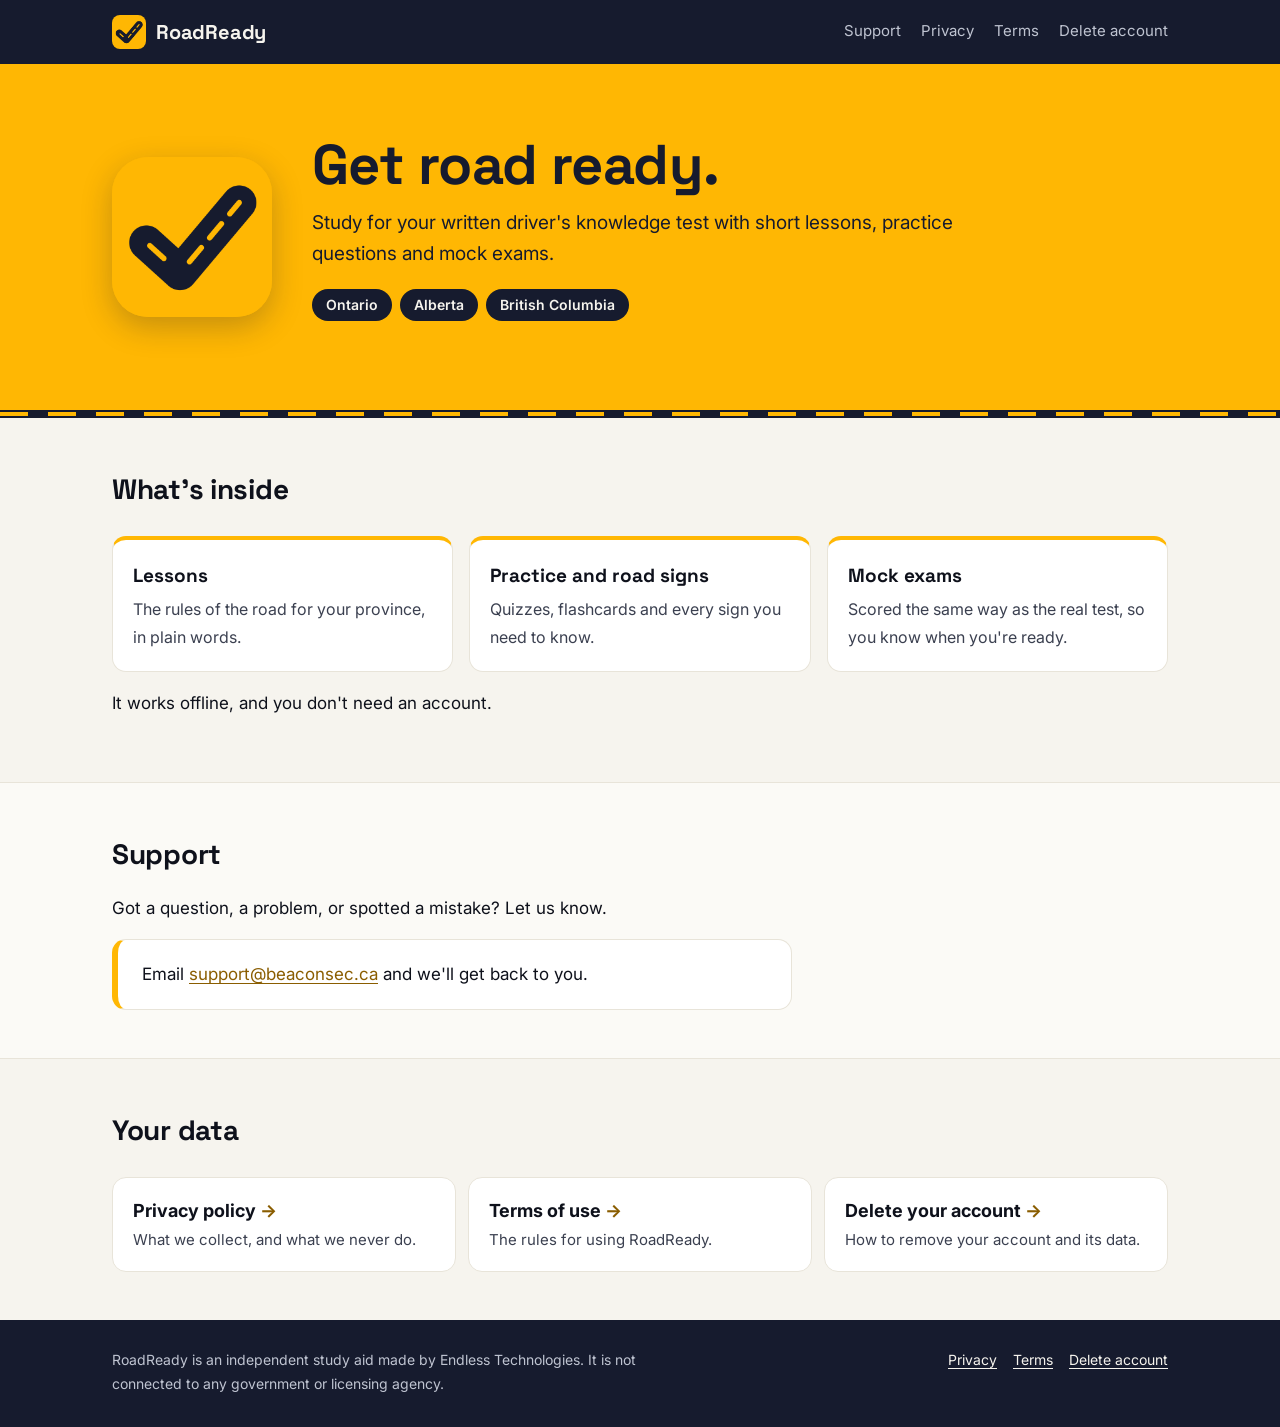
<file: index.html>
<!doctype html>
<html lang="en">
<head>
<meta charset="utf-8">
<meta name="viewport" content="width=device-width, initial-scale=1">
<title>RoadReady: study for your driver's knowledge test</title>
<meta name="description" content="RoadReady helps you study for the written driver's knowledge test in Ontario, Alberta and British Columbia. Support, privacy policy and terms of use.">
<meta name="theme-color" content="#161b2e">
<link rel="icon" type="image/png" href="favicon.png">
<link rel="apple-touch-icon" href="apple-touch-icon.png">
<link rel="preconnect" href="https://fonts.googleapis.com">
<link rel="preconnect" href="https://fonts.gstatic.com" crossorigin>
<link rel="stylesheet" href="https://fonts.googleapis.com/css2?family=Inter:wght@400;600&family=Space+Grotesk:wght@600;700&display=swap">
<link rel="stylesheet" href="style.css">
</head>
<body>
<header class="site-header">
  <div class="wrap">
    <a class="brand" href="./"><img src="icon.png" alt="">RoadReady</a>
    <nav aria-label="Main">
      <a href="#support">Support</a>
      <a href="privacy.html">Privacy</a>
      <a href="terms.html">Terms</a>
      <a href="delete-account.html">Delete account</a>
    </nav>
  </div>
</header>

<main>
<section class="hero">
  <div class="wrap">
    <img src="icon.png" alt="RoadReady app icon">
    <div>
      <h1>Get road ready.</h1>
      <p>Study for your written driver's knowledge test with short lessons, practice questions and mock exams.</p>
      <ul class="pills" aria-label="Provinces">
        <li>Ontario</li>
        <li>Alberta</li>
        <li>British Columbia</li>
      </ul>
    </div>
  </div>
</section>
<div class="road" role="presentation"></div>

<section class="section">
  <div class="wrap">
    <h2>What's inside</h2>
    <ul class="features">
      <li><strong>Lessons</strong><span>The rules of the road for your province, in plain words.</span></li>
      <li><strong>Practice and road signs</strong><span>Quizzes, flashcards and every sign you need to know.</span></li>
      <li><strong>Mock exams</strong><span>Scored the same way as the real test, so you know when you're ready.</span></li>
    </ul>
    <p>It works offline, and you don't need an account.</p>
  </div>
</section>

<section class="section alt" id="support">
  <div class="wrap">
    <h2>Support</h2>
    <p>Got a question, a problem, or spotted a mistake? Let us know.</p>
    <div class="callout">
      <p>Email <a href="mailto:support@beaconsec.ca">support@beaconsec.ca</a> and we'll get back to you.</p>
    </div>
  </div>
</section>

<section class="section">
  <div class="wrap">
    <h2>Your data</h2>
    <ul class="cards">
      <li><a href="privacy.html"><strong>Privacy policy</strong><span>What we collect, and what we never do.</span></a></li>
      <li><a href="terms.html"><strong>Terms of use</strong><span>The rules for using RoadReady.</span></a></li>
      <li><a href="delete-account.html"><strong>Delete your account</strong><span>How to remove your account and its data.</span></a></li>
    </ul>
  </div>
</section>
</main>

<footer class="site-footer">
  <div class="wrap">
    <p>RoadReady is an independent study aid made by Endless Technologies. It is not connected to any government or licensing agency.</p>
    <nav aria-label="Footer">
      <a href="privacy.html">Privacy</a>
      <a href="terms.html">Terms</a>
      <a href="delete-account.html">Delete account</a>
    </nav>
  </div>
</footer>
</body>
</html>
</file>
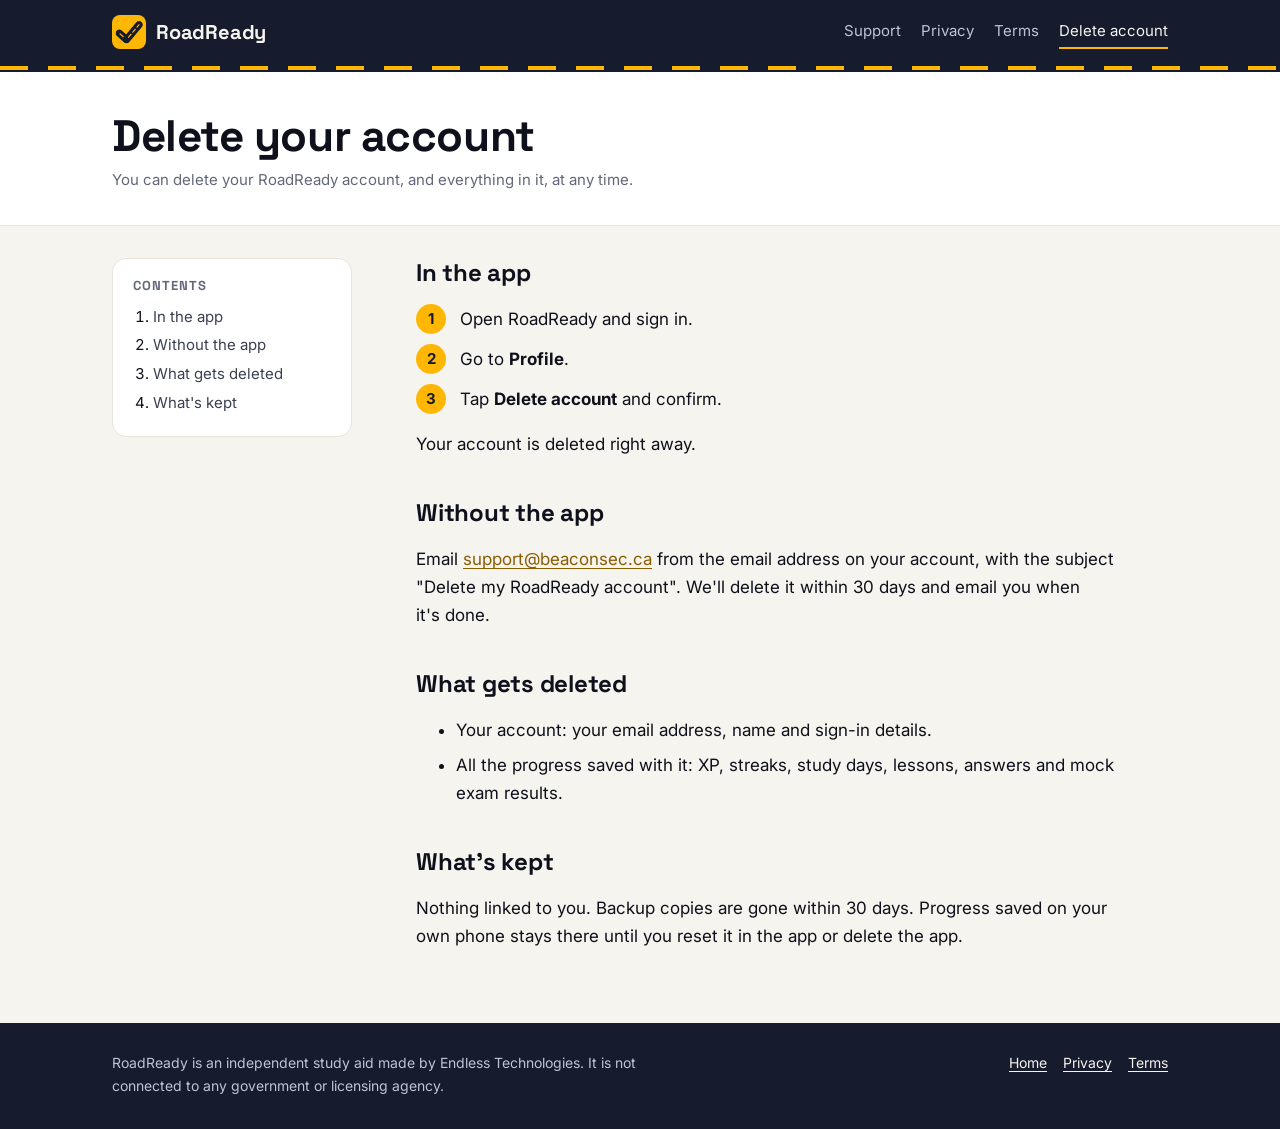
<file: delete-account.html>
<!doctype html>
<html lang="en">
<head>
<meta charset="utf-8">
<meta name="viewport" content="width=device-width, initial-scale=1">
<title>RoadReady: Delete your account</title>
<meta name="description" content="How to delete your RoadReady account and its data.">
<meta name="theme-color" content="#161b2e">
<link rel="icon" type="image/png" href="favicon.png">
<link rel="apple-touch-icon" href="apple-touch-icon.png">
<link rel="preconnect" href="https://fonts.googleapis.com">
<link rel="preconnect" href="https://fonts.gstatic.com" crossorigin>
<link rel="stylesheet" href="https://fonts.googleapis.com/css2?family=Inter:wght@400;600&family=Space+Grotesk:wght@600;700&display=swap">
<link rel="stylesheet" href="style.css">
</head>
<body>
<header class="site-header">
  <div class="wrap">
    <a class="brand" href="./"><img src="icon.png" alt="">RoadReady</a>
    <nav aria-label="Main">
      <a href="./#support">Support</a>
      <a href="privacy.html">Privacy</a>
      <a href="terms.html">Terms</a>
      <a href="delete-account.html" aria-current="page">Delete account</a>
    </nav>
  </div>
</header>
<div class="road" role="presentation"></div>

<main>
<div class="page-head">
  <div class="wrap">
    <h1>Delete your account</h1>
    <p class="meta">You can delete your RoadReady account, and everything in it, at any time.</p>
  </div>
</div>

<div class="wrap doc">
  <nav class="toc" aria-label="Contents">
    <h2>Contents</h2>
    <ol>
      <li><a href="#app">In the app</a></li>
      <li><a href="#email">Without the app</a></li>
      <li><a href="#deleted">What gets deleted</a></li>
      <li><a href="#kept">What's kept</a></li>
    </ol>
  </nav>

  <article class="text">
    <h2 id="app">In the app</h2>
    <ol class="steps">
      <li>Open RoadReady and sign in.</li>
      <li>Go to <strong>Profile</strong>.</li>
      <li>Tap <strong>Delete account</strong> and confirm.</li>
    </ol>
    <p>Your account is deleted right away.</p>

    <h2 id="email">Without the app</h2>
    <p>Email <a href="mailto:support@beaconsec.ca?subject=Delete%20my%20RoadReady%20account">support@beaconsec.ca</a>
    from the email address on your account, with the subject "Delete my RoadReady account". We'll delete it
    within 30 days and email you when it's done.</p>

    <h2 id="deleted">What gets deleted</h2>
    <ul>
      <li>Your account: your email address, name and sign-in details.</li>
      <li>All the progress saved with it: XP, streaks, study days, lessons, answers and mock exam results.</li>
    </ul>

    <h2 id="kept">What's kept</h2>
    <p>Nothing linked to you. Backup copies are gone within 30 days. Progress saved on your own phone stays
    there until you reset it in the app or delete the app.</p>
  </article>
</div>
</main>

<footer class="site-footer">
  <div class="wrap">
    <p>RoadReady is an independent study aid made by Endless Technologies. It is not connected to any government or licensing agency.</p>
    <nav aria-label="Footer">
      <a href="./">Home</a>
      <a href="privacy.html">Privacy</a>
      <a href="terms.html">Terms</a>
    </nav>
  </div>
</footer>
</body>
</html>
</file>
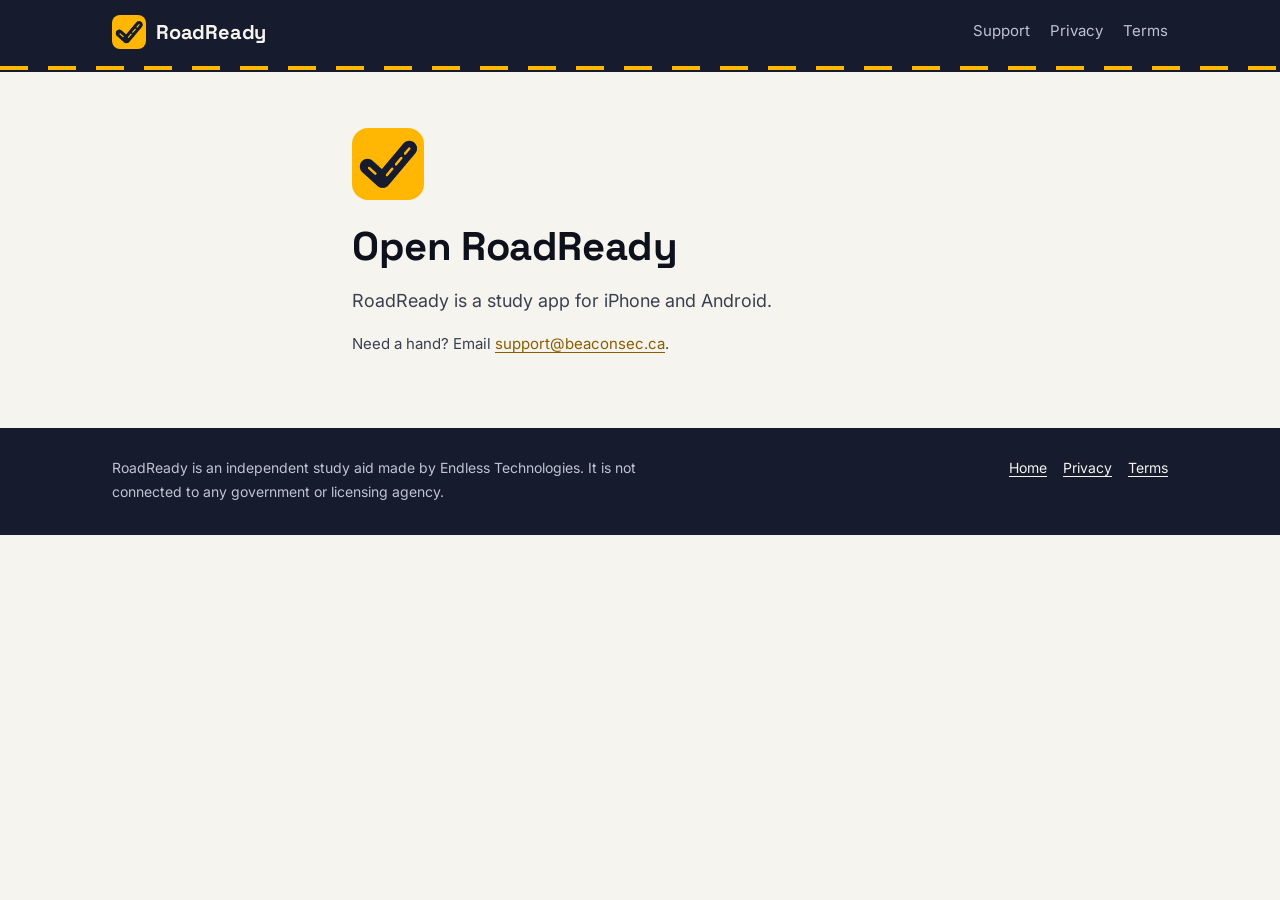
<file: open.html>
<!doctype html>
<html lang="en">
<head>
<meta charset="utf-8">
<meta name="viewport" content="width=device-width, initial-scale=1">
<meta name="robots" content="noindex">
<meta name="referrer" content="no-referrer">
<title>RoadReady: Your account</title>
<meta name="theme-color" content="#161b2e">
<link rel="icon" type="image/png" href="favicon.png">
<link rel="apple-touch-icon" href="apple-touch-icon.png">
<link rel="preconnect" href="https://fonts.googleapis.com">
<link rel="preconnect" href="https://fonts.gstatic.com" crossorigin>
<link rel="stylesheet" href="https://fonts.googleapis.com/css2?family=Inter:wght@400;600&family=Space+Grotesk:wght@600;700&display=swap">
<link rel="stylesheet" href="style.css">
<style>
  [hidden] { display: none !important; }
  .open { padding-top: 56px; padding-bottom: 72px; display: grid; gap: 16px; max-width: 640px; }
  .open > img { width: 72px; height: 72px; border-radius: 16px; }
  .open h1 { font-size: clamp(30px, 5vw, 40px); line-height: 1.15; margin: 8px 0 0; }
  .open p { margin: 0; color: var(--muted); font-size: 18px; }
  .button {
    justify-self: start; margin-top: 8px; border: 0; cursor: pointer;
    background: var(--amber); color: var(--on-amber);
    font: 600 17px/1 "Inter", system-ui, sans-serif; text-decoration: none;
    padding: 15px 24px; border-radius: 12px;
  }
  .button[disabled] { opacity: .6; cursor: default; }
  .button:focus-visible, input:focus-visible { outline: 3px solid var(--text); outline-offset: 3px; }
  form { display: grid; gap: 14px; margin-top: 8px; }
  label { display: grid; gap: 6px; font-weight: 600; font-size: 15px; }
  input {
    font: 17px "Inter", system-ui, sans-serif; color: var(--text); background: var(--surface);
    border: 1px solid var(--border); border-radius: 10px; padding: 13px 14px; width: 100%;
  }
  .error { color: #b8432b !important; font-size: 16px !important; }
  @media (prefers-color-scheme: dark) { .error { color: #f0714b !important; } }
  .small { font-size: 15px !important; }
</style>
</head>
<body>
<header class="site-header">
  <div class="wrap">
    <a class="brand" href="./"><img src="icon.png" alt="">RoadReady</a>
    <nav aria-label="Main">
      <a href="./#support">Support</a>
      <a href="privacy.html">Privacy</a>
      <a href="terms.html">Terms</a>
    </nav>
  </div>
</header>
<div class="road" role="presentation"></div>

<main class="wrap open" aria-live="polite">
  <img src="icon.png" alt="RoadReady app icon">
  <h1 id="title">One moment…</h1>
  <p id="body">Checking your link.</p>

  <form id="reset" hidden>
    <label for="password">New password
      <input id="password" type="password" autocomplete="new-password" minlength="8" required>
    </label>
    <label for="confirm">Confirm password
      <input id="confirm" type="password" autocomplete="new-password" minlength="8" required>
    </label>
    <p class="error" id="formError" hidden></p>
    <button class="button" id="save" type="submit">Save new password</button>
  </form>

  <a class="button" id="open" href="com.endlesstech.roadready://login-callback" hidden>Open RoadReady</a>
  <p class="small">Need a hand? Email <a href="mailto:support@beaconsec.ca">support@beaconsec.ca</a>.</p>
</main>

<footer class="site-footer">
  <div class="wrap">
    <p>RoadReady is an independent study aid made by Endless Technologies. It is not connected to any government or licensing agency.</p>
    <nav aria-label="Footer">
      <a href="./">Home</a>
      <a href="privacy.html">Privacy</a>
      <a href="terms.html">Terms</a>
    </nav>
  </div>
</footer>

<script>
// Links in RoadReady's account emails land here (supabase/email-templates).
// Each carries a one-time token_hash; this page redeems it with Supabase
// directly, so a link works on any phone or computer, not only on the device
// that asked for it. Nothing is stored: the session it gets lives only in
// this tab, and is signed out after a password change.
(function () {
  var API = 'https://gvedxafpmgoitdpoagkn.supabase.co/auth/v1';
  var KEY = 'sb_publishable_7RZDHCUnCVylH5f-_lyKug_dX7pp0JI';
  var APP = 'com.endlesstech.roadready://login-callback';
  var q = new URLSearchParams(location.search);
  var h = new URLSearchParams(location.hash.replace(/^#/, ''));
  var phone = /iPhone|iPad|iPod|Android/i.test(navigator.userAgent);

  var $ = function (id) { return document.getElementById(id); };
  function say(title, body) { $('title').textContent = title; $('body').textContent = body; }
  function showApp(label) { var b = $('open'); b.textContent = label || 'Open RoadReady'; b.hidden = false; }

  function expired(what) {
    say('This link has expired',
      'Links in our emails work once and only for a while. ' + what);
  }
  function failed() {
    say('That link didn’t work',
      'Open RoadReady and try again from the sign-in screen. If it keeps happening, email us.');
  }

  // Takes the token off the address bar, so it isn't kept in history or
  // shared by accident once it's been used.
  function forgetToken() {
    try { history.replaceState(null, '', location.pathname); } catch (e) {}
  }

  function verify(type, tokenHash) {
    return fetch(API + '/verify', {
      method: 'POST',
      headers: { 'Content-Type': 'application/json', apikey: KEY },
      body: JSON.stringify({ type: type, token_hash: tokenHash })
    }).then(function (r) {
      return r.json().catch(function () { return {}; }).then(function (j) {
        if (!r.ok) {
          var e = new Error(j.msg || j.error_description || 'verify failed');
          e.code = j.error_code || j.code || '';
          throw e;
        }
        return j;
      });
    });
  }

  function signOut(token) {
    return fetch(API + '/logout?scope=local', {
      method: 'POST',
      headers: { apikey: KEY, Authorization: 'Bearer ' + token }
    }).catch(function () {});
  }

  var tokenHash = q.get('token_hash');
  var type = q.get('type');

  // ---- Links from the current templates ----
  if (tokenHash && (type === 'email' || type === 'signup')) {
    verify('email', tokenHash).then(function (s) {
      forgetToken();
      if (s.access_token) signOut(s.access_token);
      say('Your email is confirmed',
        phone ? 'Open RoadReady and sign in with your email and password. Your progress will back up from now on.'
              : 'You’re all set. Open RoadReady on your phone and sign in with your email and password.');
      if (phone) showApp();
    }).catch(function (e) {
      if (/expired|invalid/i.test(e.code + ' ' + e.message)) {
        expired('If you already confirmed your email, just sign in. Otherwise, sign up again in RoadReady to get a new email.');
      } else failed();
    });
    return;
  }

  if (tokenHash && type === 'recovery') {
    say('Choose a new password', 'At least 8 characters.');
    var form = $('reset');
    form.hidden = false;
    // Typed, not pasted: the point of this box is to catch a typo in the
    // first one. Password managers fill it by autofill, which still works.
    ['paste', 'drop'].forEach(function (ev) {
      $('confirm').addEventListener(ev, function (e) { e.preventDefault(); });
    });
    form.addEventListener('submit', function (ev) {
      ev.preventDefault();
      var pw = $('password').value, again = $('confirm').value, err = $('formError');
      err.hidden = true;
      if (pw !== again) { err.textContent = 'Those two passwords don’t match.'; err.hidden = false; return; }
      $('save').disabled = true;
      verify('recovery', tokenHash).then(function (s) {
        forgetToken();
        return fetch(API + '/user', {
          method: 'PUT',
          headers: { 'Content-Type': 'application/json', apikey: KEY, Authorization: 'Bearer ' + s.access_token },
          body: JSON.stringify({ password: pw })
        }).then(function (r) {
          return r.json().catch(function () { return {}; }).then(function (j) {
            signOut(s.access_token);
            if (!r.ok) {
              var e = new Error(j.msg || 'update failed'); e.code = j.error_code || ''; e.fromUpdate = true; throw e;
            }
          });
        });
      }).then(function () {
        form.hidden = true;
        say('Password changed',
          'Open RoadReady and sign in with your new password.');
        if (phone) showApp();
      }).catch(function (e) {
        $('save').disabled = false;
        if (e.fromUpdate) {
          // The link is used up once verified, so a retry needs a new email.
          form.hidden = true;
          say('Your password wasn’t changed',
            (e.code === 'weak_password' ? 'That password is too easy to guess. '
              : e.code === 'same_password' ? 'That’s the password you already have. ' : '') +
            'Ask for a new reset email from the sign-in screen in RoadReady and try again.');
        } else if (/expired|invalid/i.test(e.code + ' ' + e.message)) {
          form.hidden = true;
          expired('Ask for a new reset email from the sign-in screen in RoadReady.');
        } else {
          err.textContent = 'Something went wrong. Check your connection and try again.';
          err.hidden = false;
        }
      });
    });
    return;
  }

  if (tokenHash && type === 'email_change') {
    verify('email_change', tokenHash).then(function (s) {
      forgetToken();
      if (s.access_token) {
        signOut(s.access_token);
        say('Your new email is confirmed', 'Use it the next time you sign in to RoadReady.');
      } else {
        // Supabase asks both the old and the new address to confirm.
        say('One more step', 'We also sent a link to your other email address. Tap that one too to finish the change.');
      }
    }).catch(function (e) {
      if (/expired|invalid/i.test(e.code + ' ' + e.message)) {
        expired('Change your email again in RoadReady to get a new link.');
      } else failed();
    });
    return;
  }

  // ---- Links from older emails, which went through Supabase first ----
  var error = q.get('error') || h.get('error');
  var errorCode = q.get('error_code') || h.get('error_code') || '';
  var kind = q.get('for');
  if (error) {
    if (errorCode === 'otp_expired') {
      expired('If you already confirmed your email, just sign in. Otherwise, open RoadReady and ask for a new email.');
    } else failed();
    return;
  }
  var app = APP + location.search;
  $('open').href = app;
  if (kind === 'confirm') {
    say('Your email is confirmed', phone ? 'Open RoadReady to finish signing in.'
      : 'You’re all set. Open RoadReady on your phone and sign in with your email and password.');
  } else if (kind === 'reset') {
    say(phone ? 'Choose a new password' : 'Open this link on your phone',
      phone ? 'Open RoadReady to set your new password.'
            : 'This older link finishes in the app. Open the email on the phone where you asked for the reset.');
  } else {
    say('Open RoadReady', 'RoadReady is a study app for iPhone and Android.');
  }
  if (phone && kind) {
    showApp();
    if (q.get('code')) setTimeout(function () { location.href = app; }, 400);
  }
})();
</script>
</body>
</html>
</file>
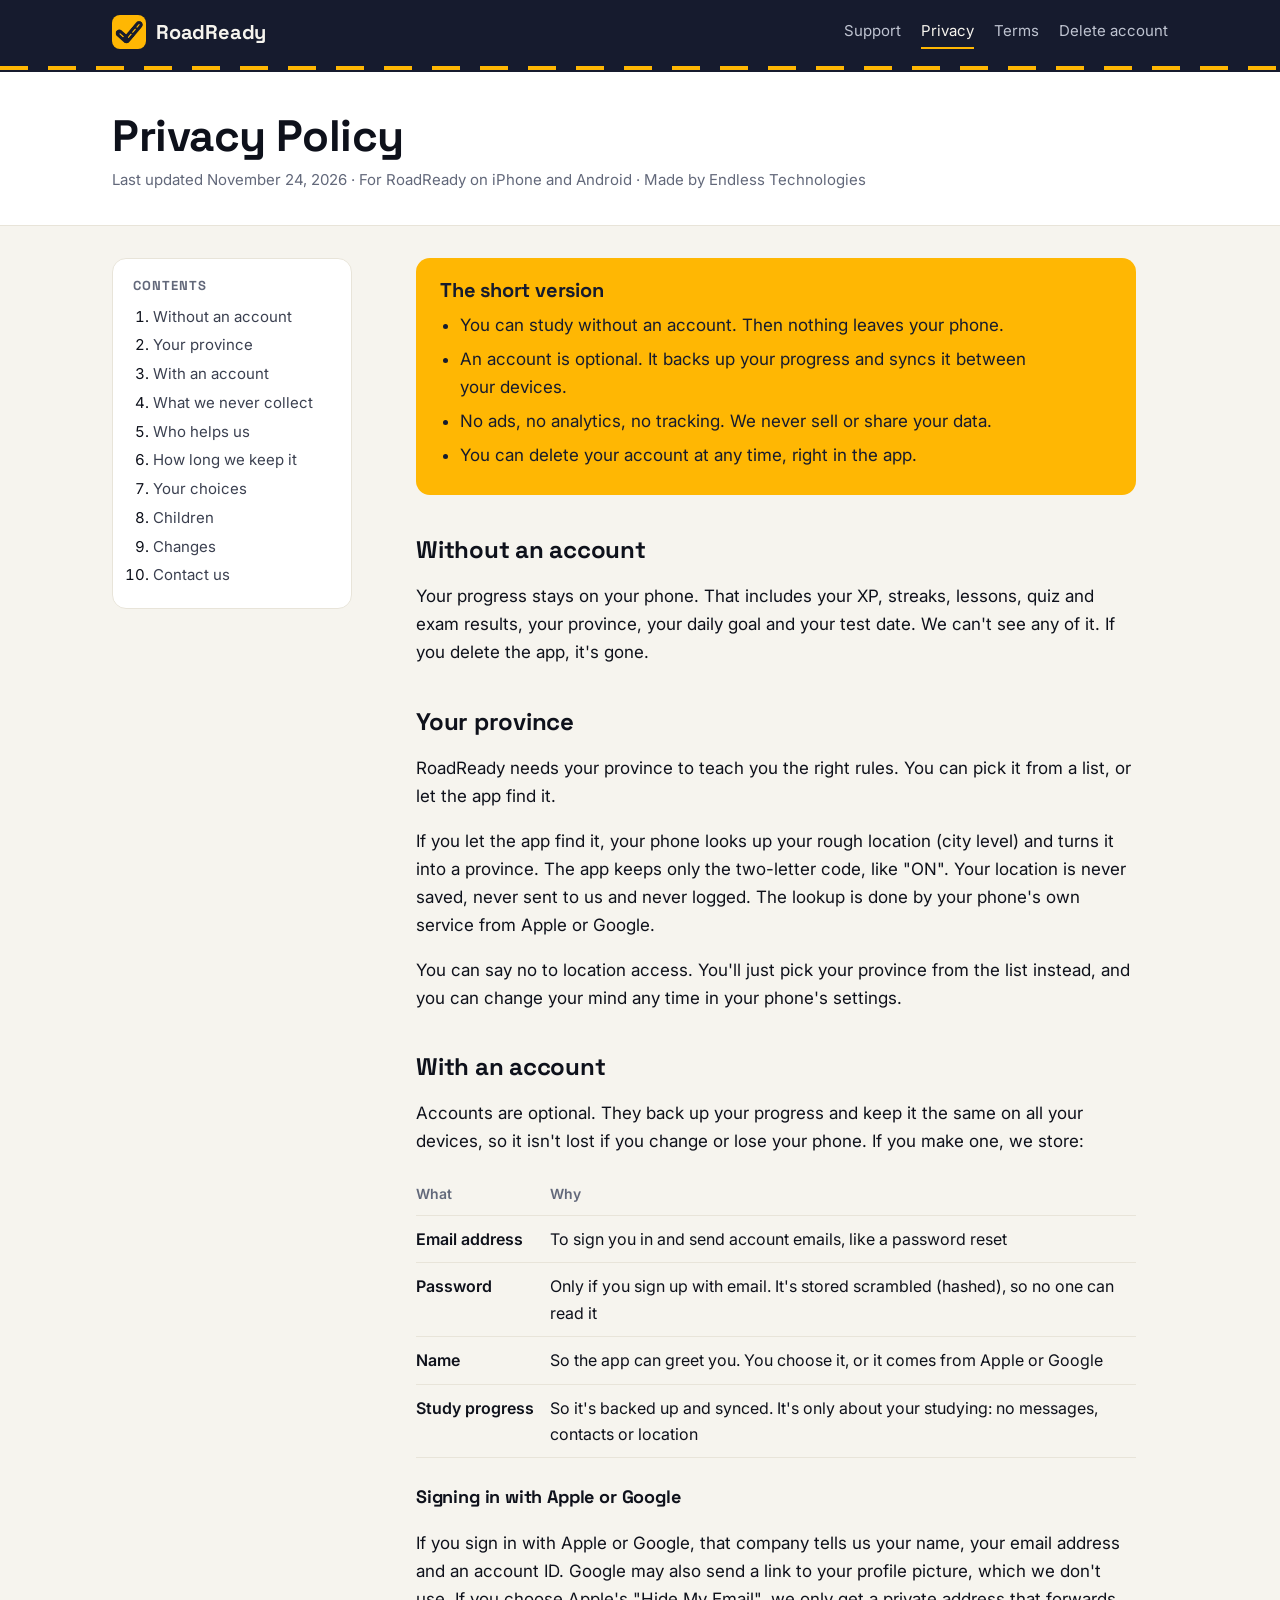
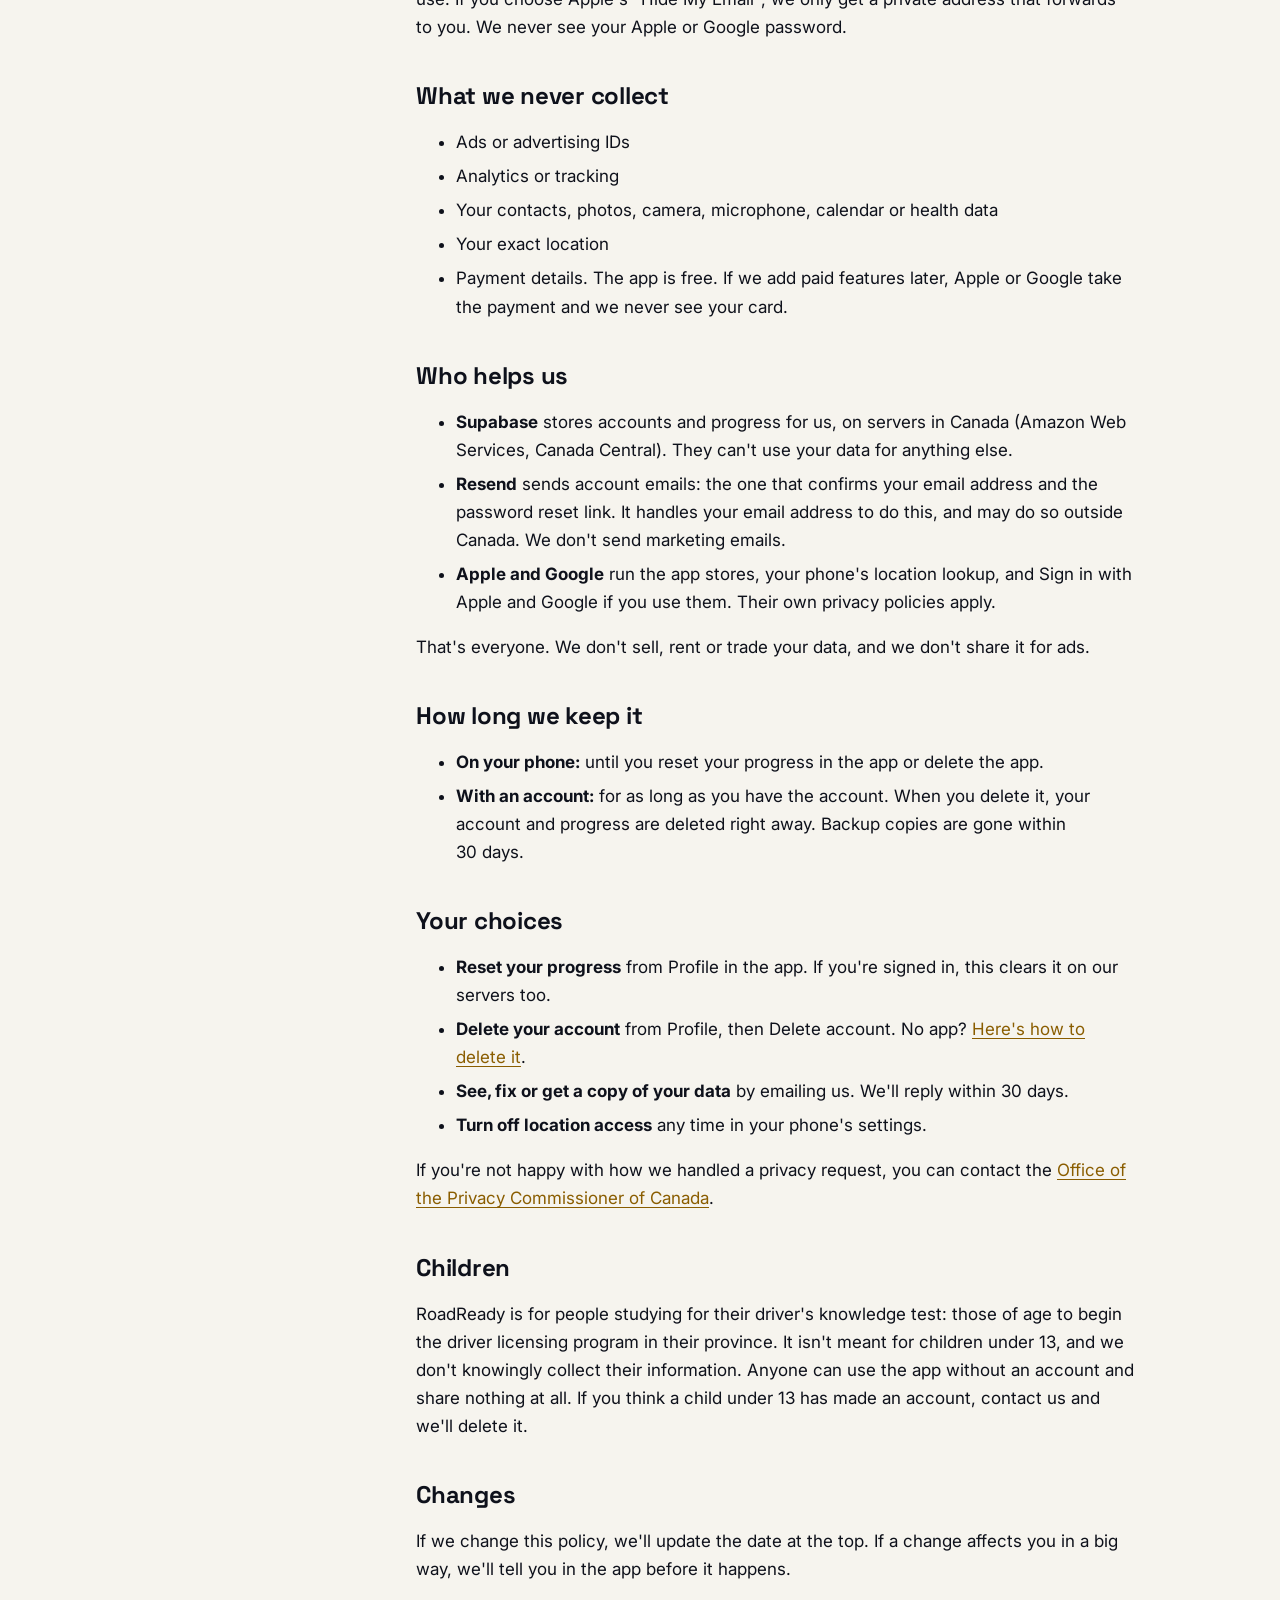
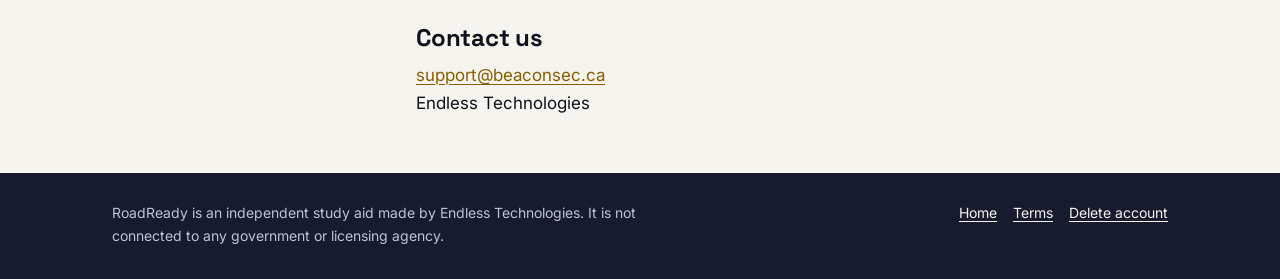
<file: privacy.html>
<!doctype html>
<html lang="en">
<head>
<meta charset="utf-8">
<meta name="viewport" content="width=device-width, initial-scale=1">
<title>RoadReady: Privacy Policy</title>
<meta name="description" content="What RoadReady collects, why, and the choices you have.">
<meta name="theme-color" content="#161b2e">
<link rel="icon" type="image/png" href="favicon.png">
<link rel="apple-touch-icon" href="apple-touch-icon.png">
<link rel="preconnect" href="https://fonts.googleapis.com">
<link rel="preconnect" href="https://fonts.gstatic.com" crossorigin>
<link rel="stylesheet" href="https://fonts.googleapis.com/css2?family=Inter:wght@400;600&family=Space+Grotesk:wght@600;700&display=swap">
<link rel="stylesheet" href="style.css">
</head>
<body>
<header class="site-header">
  <div class="wrap">
    <a class="brand" href="./"><img src="icon.png" alt="">RoadReady</a>
    <nav aria-label="Main">
      <a href="./#support">Support</a>
      <a href="privacy.html" aria-current="page">Privacy</a>
      <a href="terms.html">Terms</a>
      <a href="delete-account.html">Delete account</a>
    </nav>
  </div>
</header>
<div class="road" role="presentation"></div>

<main>
<div class="page-head">
  <div class="wrap">
    <h1>Privacy Policy</h1>
    <p class="meta">Last updated November 24, 2026 · For RoadReady on iPhone and Android · Made by Endless Technologies</p>
  </div>
</div>

<div class="wrap doc">
  <nav class="toc" aria-label="Contents">
    <h2>Contents</h2>
    <ol>
      <li><a href="#no-account">Without an account</a></li>
      <li><a href="#province">Your province</a></li>
      <li><a href="#account">With an account</a></li>
      <li><a href="#never">What we never collect</a></li>
      <li><a href="#others">Who helps us</a></li>
      <li><a href="#keep">How long we keep it</a></li>
      <li><a href="#choices">Your choices</a></li>
      <li><a href="#children">Children</a></li>
      <li><a href="#changes">Changes</a></li>
      <li><a href="#contact">Contact us</a></li>
    </ol>
  </nav>

  <article class="text">
    <div class="summary">
      <h2>The short version</h2>
      <ul>
        <li>You can study without an account. Then nothing leaves your phone.</li>
        <li>An account is optional. It backs up your progress and syncs it between your devices.</li>
        <li>No ads, no analytics, no tracking. We never sell or share your data.</li>
        <li>You can delete your account at any time, right in the app.</li>
      </ul>
    </div>

    <h2 id="no-account">Without an account</h2>
    <p>Your progress stays on your phone. That includes your XP, streaks, lessons, quiz and exam results,
    your province, your daily goal and your test date. We can't see any of it. If you delete the app,
    it's gone.</p>

    <h2 id="province">Your province</h2>
    <p>RoadReady needs your province to teach you the right rules. You can pick it from a list, or let the
    app find it.</p>
    <p>If you let the app find it, your phone looks up your rough location (city level) and turns it into a
    province. The app keeps only the two-letter code, like "ON". Your location is never saved, never sent
    to us and never logged. The lookup is done by your phone's own service from Apple or Google.</p>
    <p>You can say no to location access. You'll just pick your province from the list instead, and you can
    change your mind any time in your phone's settings.</p>

    <h2 id="account">With an account</h2>
    <p>Accounts are optional. They back up your progress and keep it the same on all your devices, so it
    isn't lost if you change or lose your phone. If you make one, we store:</p>
    <div class="table-wrap">
    <table>
      <thead><tr><th>What</th><th>Why</th></tr></thead>
      <tbody>
        <tr><td>Email address</td><td>To sign you in and send account emails, like a password reset</td></tr>
        <tr><td>Password</td><td>Only if you sign up with email. It's stored scrambled (hashed), so no one can read it</td></tr>
        <tr><td>Name</td><td>So the app can greet you. You choose it, or it comes from Apple or Google</td></tr>
        <tr><td>Study progress</td><td>So it's backed up and synced. It's only about your studying: no messages, contacts or location</td></tr>
      </tbody>
    </table>
    </div>
    <h3>Signing in with Apple or Google</h3>
    <p>If you sign in with Apple or Google, that company tells us your name, your email address and an
    account ID. Google may also send a link to your profile picture, which we don't use. If you choose
    Apple's "Hide My Email", we only get a private address that forwards to you. We never see your Apple or
    Google password.</p>

    <h2 id="never">What we never collect</h2>
    <ul>
      <li>Ads or advertising IDs</li>
      <li>Analytics or tracking</li>
      <li>Your contacts, photos, camera, microphone, calendar or health data</li>
      <li>Your exact location</li>
      <li>Payment details. The app is free. If we add paid features later, Apple or Google take the payment
      and we never see your card.</li>
    </ul>

    <h2 id="others">Who helps us</h2>
    <ul>
      <li><strong>Supabase</strong> stores accounts and progress for us, on servers in Canada (Amazon Web
      Services, Canada Central). They can't use your data for anything else.</li>
      <li><strong>Resend</strong> sends account emails: the one that confirms your email address and the
      password reset link. It handles your email address to do this, and may do so outside Canada. We don't
      send marketing emails.</li>
      <li><strong>Apple and Google</strong> run the app stores, your phone's location lookup, and Sign in
      with Apple and Google if you use them. Their own privacy policies apply.</li>
    </ul>
    <p>That's everyone. We don't sell, rent or trade your data, and we don't share it for ads.</p>

    <h2 id="keep">How long we keep it</h2>
    <ul>
      <li><strong>On your phone:</strong> until you reset your progress in the app or delete the app.</li>
      <li><strong>With an account:</strong> for as long as you have the account. When you delete it, your
      account and progress are deleted right away. Backup copies are gone within 30 days.</li>
    </ul>

    <h2 id="choices">Your choices</h2>
    <ul>
      <li><strong>Reset your progress</strong> from Profile in the app. If you're signed in, this clears it on
      our servers too.</li>
      <li><strong>Delete your account</strong> from Profile, then Delete account. No app?
      <a href="delete-account.html">Here's how to delete it</a>.</li>
      <li><strong>See, fix or get a copy of your data</strong> by emailing us. We'll reply within 30 days.</li>
      <li><strong>Turn off location access</strong> any time in your phone's settings.</li>
    </ul>
    <p>If you're not happy with how we handled a privacy request, you can contact the
    <a href="https://www.priv.gc.ca/">Office of the Privacy Commissioner of Canada</a>.</p>

    <h2 id="children">Children</h2>
    <p>RoadReady is for people studying for their driver's knowledge test: those of age to begin the driver
    licensing program in their province. It isn't meant for children under 13, and we don't knowingly
    collect their information. Anyone can use the app without an account and share nothing at all. If you
    think a child under 13 has made an account, contact us and we'll delete it.</p>

    <h2 id="changes">Changes</h2>
    <p>If we change this policy, we'll update the date at the top. If a change affects you in a big way,
    we'll tell you in the app before it happens.</p>

    <h2 id="contact">Contact us</h2>
    <address>
      <a href="mailto:support@beaconsec.ca">support@beaconsec.ca</a><br>
      Endless Technologies
    </address>
  </article>
</div>
</main>

<footer class="site-footer">
  <div class="wrap">
    <p>RoadReady is an independent study aid made by Endless Technologies. It is not connected to any government or licensing agency.</p>
    <nav aria-label="Footer">
      <a href="./">Home</a>
      <a href="terms.html">Terms</a>
      <a href="delete-account.html">Delete account</a>
    </nav>
  </div>
</footer>
</body>
</html>
</file>
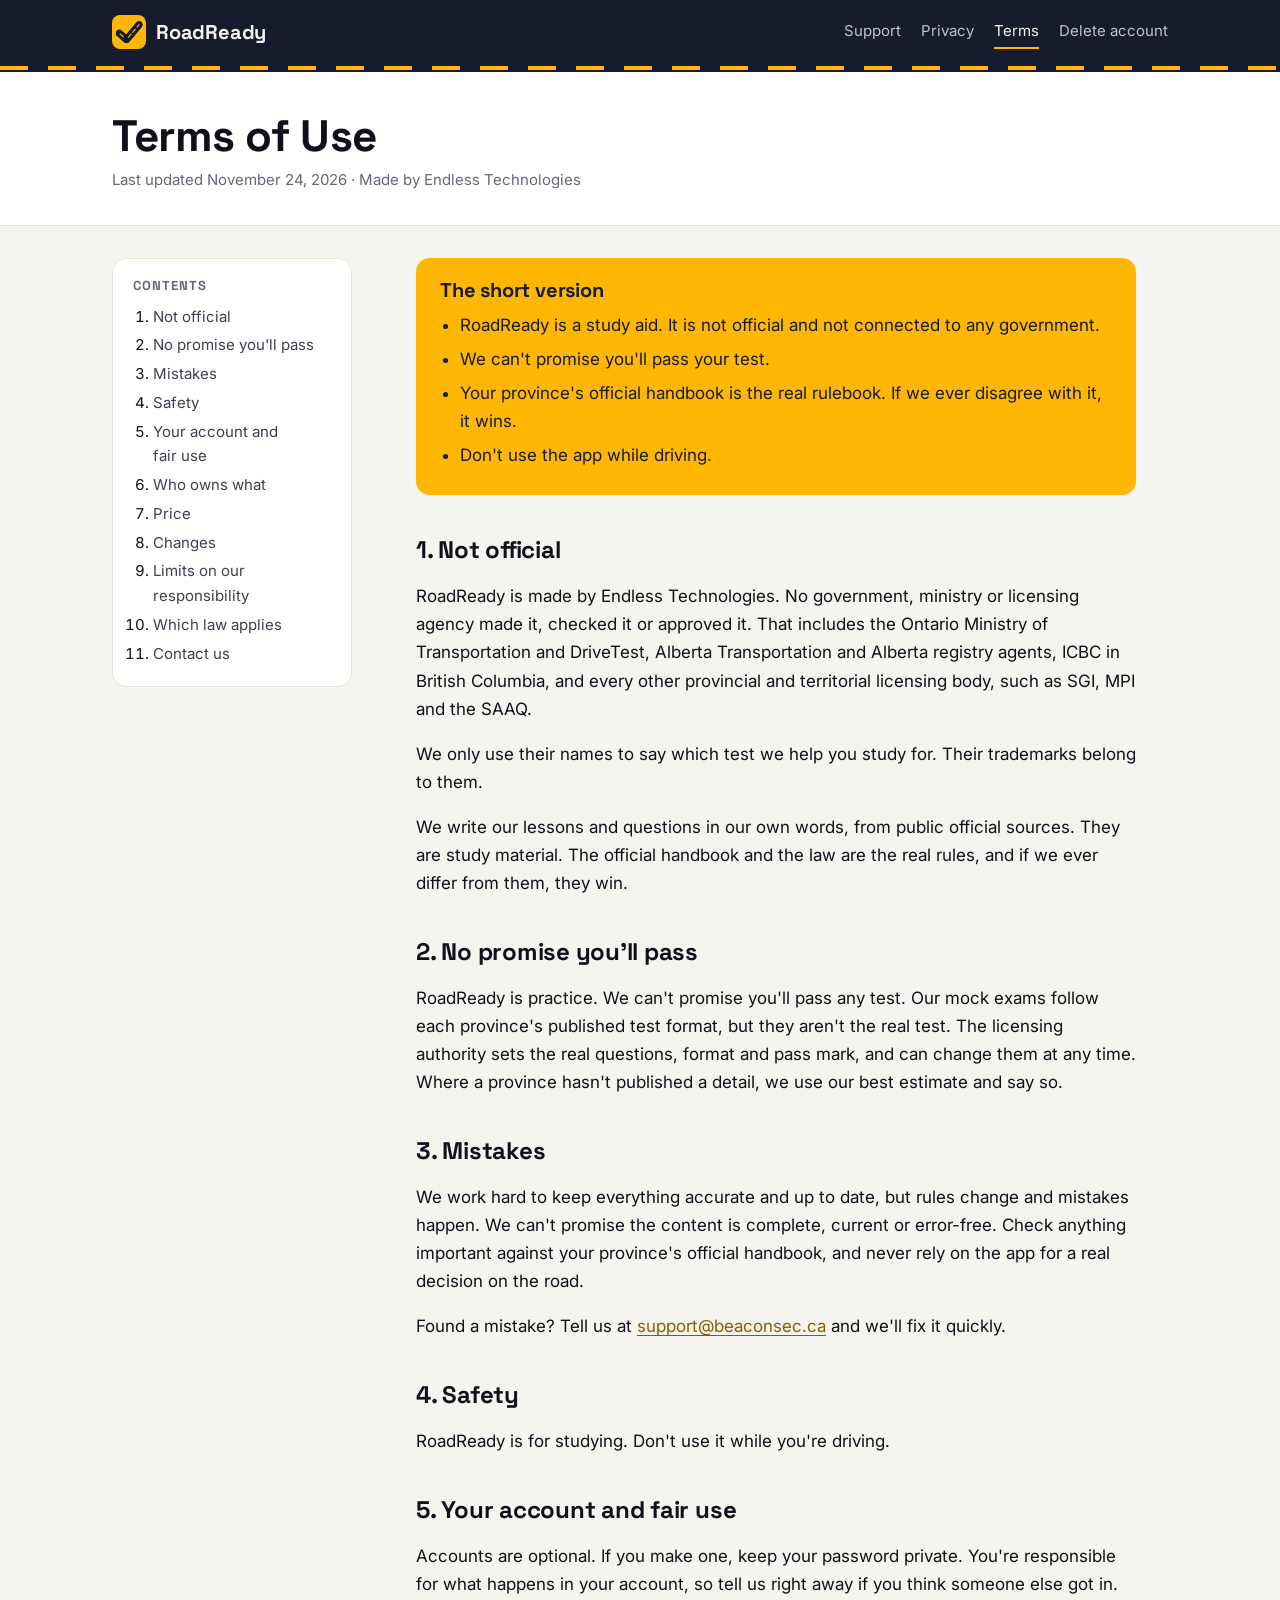
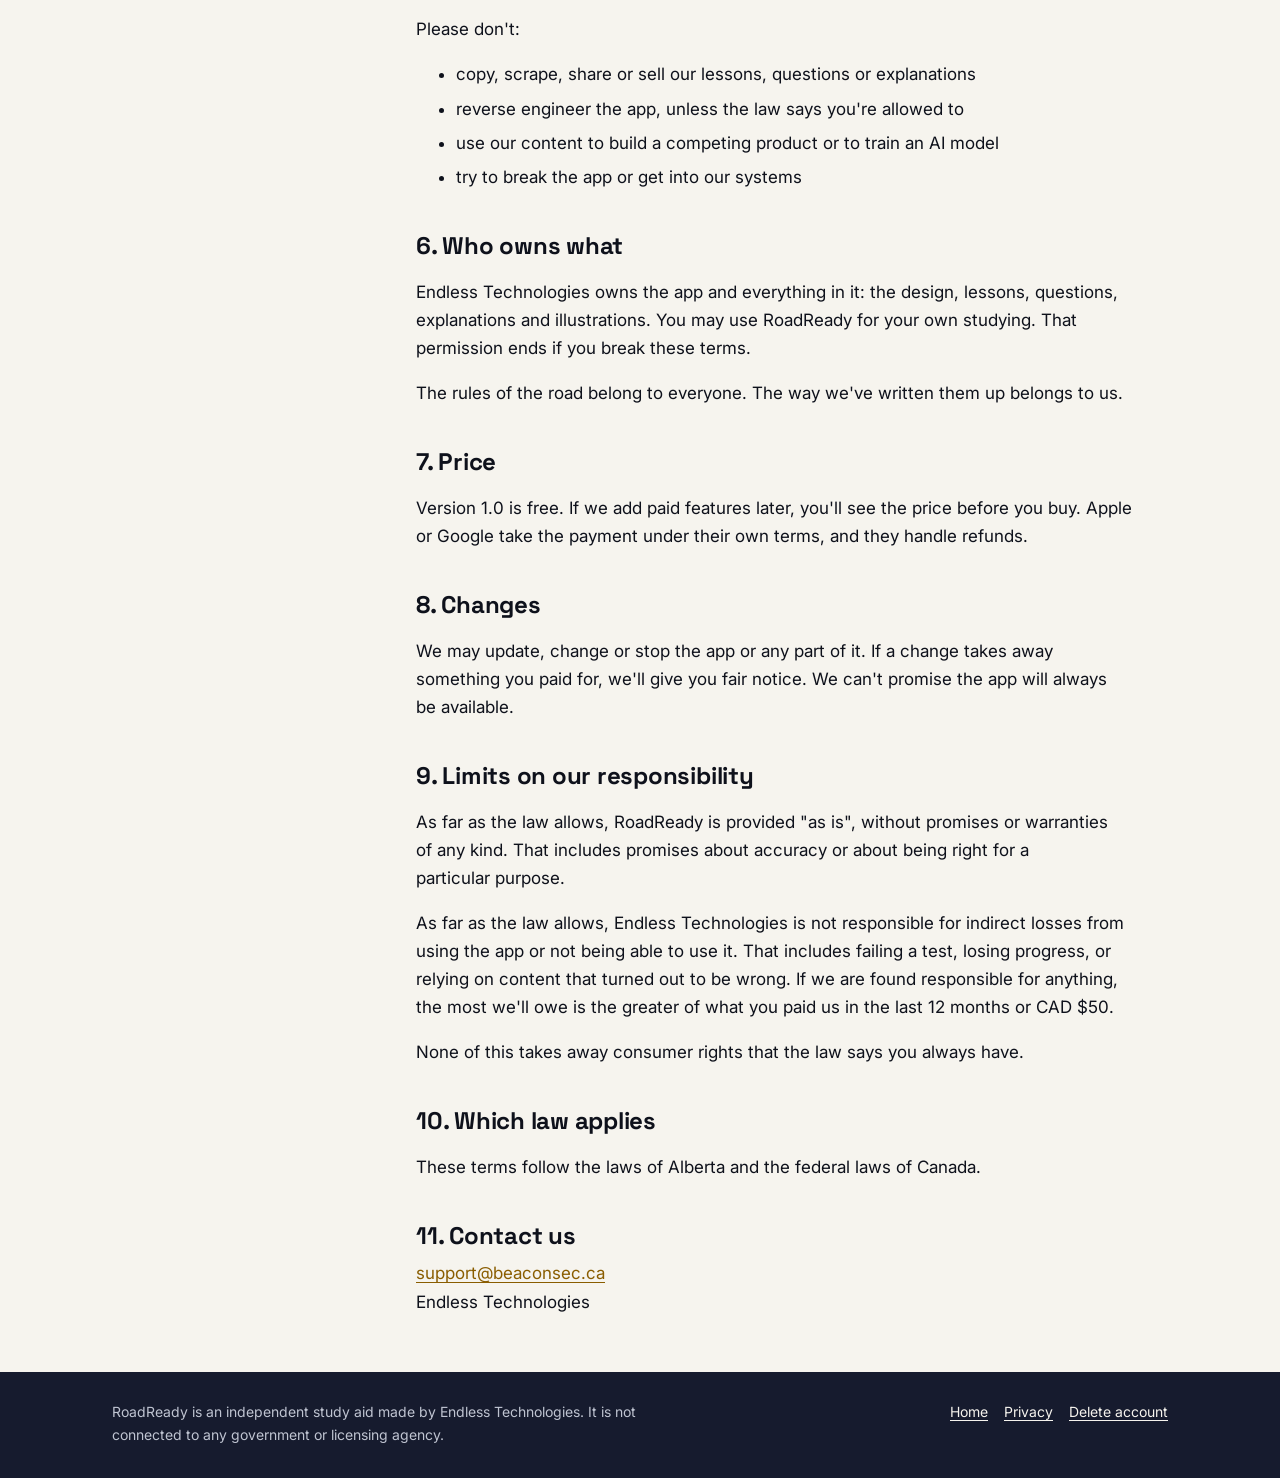
<file: terms.html>
<!doctype html>
<html lang="en">
<head>
<meta charset="utf-8">
<meta name="viewport" content="width=device-width, initial-scale=1">
<title>RoadReady: Terms of Use</title>
<meta name="description" content="The rules for using RoadReady.">
<meta name="theme-color" content="#161b2e">
<link rel="icon" type="image/png" href="favicon.png">
<link rel="apple-touch-icon" href="apple-touch-icon.png">
<link rel="preconnect" href="https://fonts.googleapis.com">
<link rel="preconnect" href="https://fonts.gstatic.com" crossorigin>
<link rel="stylesheet" href="https://fonts.googleapis.com/css2?family=Inter:wght@400;600&family=Space+Grotesk:wght@600;700&display=swap">
<link rel="stylesheet" href="style.css">
</head>
<body>
<header class="site-header">
  <div class="wrap">
    <a class="brand" href="./"><img src="icon.png" alt="">RoadReady</a>
    <nav aria-label="Main">
      <a href="./#support">Support</a>
      <a href="privacy.html">Privacy</a>
      <a href="terms.html" aria-current="page">Terms</a>
      <a href="delete-account.html">Delete account</a>
    </nav>
  </div>
</header>
<div class="road" role="presentation"></div>

<main>
<div class="page-head">
  <div class="wrap">
    <h1>Terms of Use</h1>
    <p class="meta">Last updated November 24, 2026 · Made by Endless Technologies</p>
  </div>
</div>

<div class="wrap doc">
  <nav class="toc" aria-label="Contents">
    <h2>Contents</h2>
    <ol>
      <li><a href="#official">Not official</a></li>
      <li><a href="#pass">No promise you'll pass</a></li>
      <li><a href="#mistakes">Mistakes</a></li>
      <li><a href="#safety">Safety</a></li>
      <li><a href="#account">Your account and fair use</a></li>
      <li><a href="#owns">Who owns what</a></li>
      <li><a href="#price">Price</a></li>
      <li><a href="#changes">Changes</a></li>
      <li><a href="#limits">Limits on our responsibility</a></li>
      <li><a href="#law">Which law applies</a></li>
      <li><a href="#contact">Contact us</a></li>
    </ol>
  </nav>

  <article class="text">
    <div class="summary">
      <h2>The short version</h2>
      <ul>
        <li>RoadReady is a study aid. It is not official and not connected to any government.</li>
        <li>We can't promise you'll pass your test.</li>
        <li>Your province's official handbook is the real rulebook. If we ever disagree with it, it wins.</li>
        <li>Don't use the app while driving.</li>
      </ul>
    </div>

    <h2 id="official">1. Not official</h2>
    <p>RoadReady is made by Endless Technologies. No government, ministry or licensing agency made it, checked
    it or approved it. That includes the Ontario Ministry of Transportation and DriveTest, Alberta
    Transportation and Alberta registry agents, ICBC in British Columbia, and every other provincial and
    territorial licensing body, such as SGI, MPI and the SAAQ.</p>
    <p>We only use their names to say which test we help you study for. Their trademarks belong to them.</p>
    <p>We write our lessons and questions in our own words, from public official sources. They are study
    material. The official handbook and the law are the real rules, and if we ever differ from them,
    they win.</p>

    <h2 id="pass">2. No promise you'll pass</h2>
    <p>RoadReady is practice. We can't promise you'll pass any test. Our mock exams follow each province's
    published test format, but they aren't the real test. The licensing authority sets the real questions,
    format and pass mark, and can change them at any time. Where a province hasn't published a detail, we
    use our best estimate and say so.</p>

    <h2 id="mistakes">3. Mistakes</h2>
    <p>We work hard to keep everything accurate and up to date, but rules change and mistakes happen. We
    can't promise the content is complete, current or error-free. Check anything important against your
    province's official handbook, and never rely on the app for a real decision on the road.</p>
    <p>Found a mistake? Tell us at <a href="mailto:support@beaconsec.ca">support@beaconsec.ca</a> and we'll fix
    it quickly.</p>

    <h2 id="safety">4. Safety</h2>
    <p>RoadReady is for studying. Don't use it while you're driving.</p>

    <h2 id="account">5. Your account and fair use</h2>
    <p>Accounts are optional. If you make one, keep your password private. You're responsible for what
    happens in your account, so tell us right away if you think someone else got in.</p>
    <p>Please don't:</p>
    <ul>
      <li>copy, scrape, share or sell our lessons, questions or explanations</li>
      <li>reverse engineer the app, unless the law says you're allowed to</li>
      <li>use our content to build a competing product or to train an AI model</li>
      <li>try to break the app or get into our systems</li>
    </ul>

    <h2 id="owns">6. Who owns what</h2>
    <p>Endless Technologies owns the app and everything in it: the design, lessons, questions, explanations and
    illustrations. You may use RoadReady for your own studying. That permission ends if you break these
    terms.</p>
    <p>The rules of the road belong to everyone. The way we've written them up belongs to us.</p>

    <h2 id="price">7. Price</h2>
    <p>Version 1.0 is free. If we add paid features later, you'll see the price before you buy. Apple or
    Google take the payment under their own terms, and they handle refunds.</p>

    <h2 id="changes">8. Changes</h2>
    <p>We may update, change or stop the app or any part of it. If a change takes away something you paid
    for, we'll give you fair notice. We can't promise the app will always be available.</p>

    <h2 id="limits">9. Limits on our responsibility</h2>
    <p>As far as the law allows, RoadReady is provided "as is", without promises or warranties of any kind.
    That includes promises about accuracy or about being right for a particular purpose.</p>
    <p>As far as the law allows, Endless Technologies is not responsible for indirect losses from using the app
    or not being able to use it. That includes failing a test, losing progress, or relying on content that
    turned out to be wrong. If we are found responsible for anything, the most we'll owe is the greater of
    what you paid us in the last 12 months or CAD $50.</p>
    <p>None of this takes away consumer rights that the law says you always have.</p>

    <h2 id="law">10. Which law applies</h2>
    <p>These terms follow the laws of Alberta and the federal laws of Canada.</p>

    <h2 id="contact">11. Contact us</h2>
    <address>
      <a href="mailto:support@beaconsec.ca">support@beaconsec.ca</a><br>
      Endless Technologies
    </address>
  </article>
</div>
</main>

<footer class="site-footer">
  <div class="wrap">
    <p>RoadReady is an independent study aid made by Endless Technologies. It is not connected to any government or licensing agency.</p>
    <nav aria-label="Footer">
      <a href="./">Home</a>
      <a href="privacy.html">Privacy</a>
      <a href="delete-account.html">Delete account</a>
    </nav>
  </div>
</footer>
</body>
</html>
</file>
<file: style.css>
/* RoadReady public pages. Colours and fonts follow the app (lib/theme/app_theme.dart). */
:root {
  --amber: #ffb703;
  --amber-deep: #d99400;
  --ink: #161b2e;          /* the navy in the app icon */
  --on-amber: #161b2e;
  --bg: #f6f4ee;
  --surface: #ffffff;
  --surface-alt: #fbfaf6;
  --text: #0e111b;
  --muted: #3b4050;
  --faint: #62687a;
  --border: #e8e4d9;
  --link: #8a5d00;         /* amber that reads as text on light, 5.2:1 */
  --band: #161b2e;
  --on-band: #f6f4ee;
  --on-band-muted: #bfc4d1;
  --wrap: 1120px;
  --gutter: 16px;
}
@media (min-width: 720px) { :root { --gutter: 32px; } }
@media (prefers-color-scheme: dark) {
  :root:not([data-theme="light"]) {
    --bg: #12151f;
    --surface: #1b1f2b;
    --surface-alt: #222736;
    --text: #f6f4ee;
    --muted: #bfc4d1;
    --faint: #8c93a6;
    --border: #2a2f3e;
    --link: #ffb703;
    --band: #0b0d14;
  }
}

* { box-sizing: border-box; }
html { -webkit-text-size-adjust: 100%; scroll-padding-top: 88px; }
body {
  margin: 0;
  font: 17px/1.65 "Inter", system-ui, -apple-system, "Segoe UI", sans-serif;
  color: var(--text);
  background: var(--bg);
}
p, li { text-wrap: pretty; }
h1, h2, h3 { text-wrap: balance; }
h1, h2, h3, .brand { font-family: "Space Grotesk", "Inter", system-ui, sans-serif; letter-spacing: -0.01em; }
a { color: var(--link); text-underline-offset: 3px; }
a:hover { text-decoration-thickness: 2px; }
img { display: block; }
.wrap { max-width: var(--wrap); margin: 0 auto; padding: 0 var(--gutter); }

/* Header: full-width navy bar */
.site-header {
  position: sticky; top: 0; z-index: 10;
  background: var(--band);
  color: var(--on-band);
}
.site-header .wrap {
  display: flex; align-items: center; flex-wrap: wrap;
  gap: 8px 24px; min-height: 64px; padding-top: 8px; padding-bottom: 8px;
}
.brand {
  display: flex; align-items: center; gap: 10px;
  color: var(--on-band); text-decoration: none;
  font-weight: 700; font-size: 20px; margin-right: auto;
}
.brand img { width: 34px; height: 34px; border-radius: 8px; }
.site-header nav { display: flex; flex-wrap: wrap; gap: 4px 20px; font-size: 15px; }
.site-header nav a { color: var(--on-band-muted); text-decoration: none; padding: 4px 0; border-bottom: 2px solid transparent; }
.site-header nav a:hover { color: var(--on-band); }
.site-header nav a[aria-current="page"] { color: var(--on-band); border-bottom-color: var(--amber); }

/* Road-line divider, from the dashes in the icon */
.road {
  height: 8px;
  background:
    repeating-linear-gradient(90deg, var(--amber) 0 28px, transparent 28px 48px) center / 100% 4px no-repeat,
    var(--ink);
}

/* Home hero: amber band */
.hero { background: var(--amber); color: var(--on-amber); }
.hero .wrap {
  display: grid; gap: 24px; align-items: center;
  padding-top: 48px; padding-bottom: 48px;
}
@media (min-width: 720px) {
  .hero .wrap { grid-template-columns: auto 1fr; gap: 40px; padding-top: 72px; padding-bottom: 72px; }
}
.hero img { width: 112px; height: 112px; border-radius: 26px; box-shadow: 0 10px 30px rgba(22, 27, 46, 0.25); }
@media (min-width: 720px) { .hero img { width: 160px; height: 160px; border-radius: 36px; } }
.hero h1 { font-size: clamp(36px, 6vw, 56px); line-height: 1.05; margin: 0 0 12px; }
.hero p { font-size: 19px; margin: 0; max-width: 34em; }
.pills { display: flex; flex-wrap: wrap; gap: 8px; margin-top: 20px; padding: 0; list-style: none; }
.pills li {
  background: var(--ink); color: #f6f4ee;
  border-radius: 999px; padding: 4px 14px; font-size: 14px; font-weight: 600;
}

/* Sections on the home page */
.section { padding: 48px 0; }
.section h2 { font-size: 28px; margin: 0 0 8px; }
.section > .wrap > p { max-width: 52em; }
.features { display: grid; gap: 16px; margin: 24px 0 0; padding: 0; list-style: none; }
@media (min-width: 720px) { .features { grid-template-columns: repeat(3, 1fr); } }
.features li {
  background: var(--surface); border: 1px solid var(--border);
  border-top: 4px solid var(--amber); border-radius: 14px; padding: 20px;
}
.features strong { display: block; font-family: "Space Grotesk", sans-serif; font-size: 19px; margin-bottom: 4px; }
.features span { color: var(--muted); font-size: 16px; }
.cards { display: grid; gap: 12px; margin: 24px 0 0; padding: 0; list-style: none; }
@media (min-width: 720px) { .cards { grid-template-columns: repeat(3, 1fr); } }
.cards a {
  display: block; height: 100%; padding: 18px 20px;
  border: 1px solid var(--border); border-radius: 14px;
  background: var(--surface); color: var(--text); text-decoration: none;
  transition: border-color .15s, transform .15s;
}
.cards a:hover { border-color: var(--amber-deep); transform: translateY(-2px); }
.cards strong { display: block; font-size: 18px; }
.cards strong::after { content: " →"; color: var(--link); }
.cards span { color: var(--muted); font-size: 15px; }
.callout {
  background: var(--surface); border: 1px solid var(--border);
  border-left: 6px solid var(--amber); border-radius: 14px;
  padding: 20px 24px; margin-top: 16px; max-width: 40em;
}
.callout p { margin: 0; }
.alt { background: var(--surface-alt); border-top: 1px solid var(--border); border-bottom: 1px solid var(--border); }

/* Document pages: title band, then contents + text */
.page-head { background: var(--surface); border-bottom: 1px solid var(--border); }
.page-head .wrap { padding-top: 40px; padding-bottom: 32px; }
.page-head h1 { font-size: clamp(32px, 5vw, 44px); line-height: 1.1; margin: 0 0 8px; }
.page-head .meta { color: var(--faint); font-size: 15px; margin: 0; }
.doc { display: grid; gap: 32px; padding-top: 32px; padding-bottom: 56px; }
@media (min-width: 960px) {
  .doc { grid-template-columns: 240px minmax(0, 720px); gap: 64px; }
  .toc { position: sticky; top: 96px; align-self: start; }
}
.toc {
  background: var(--surface); border: 1px solid var(--border);
  border-radius: 14px; padding: 16px 20px; font-size: 15px;
}
.toc h2 { font-size: 13px; text-transform: uppercase; letter-spacing: .08em; color: var(--faint); margin: 0 0 8px; }
.toc ol { margin: 0; padding-left: 20px; }
.toc li { margin: 4px 0; }
.toc a { color: var(--muted); text-decoration: none; }
.toc a:hover { color: var(--link); text-decoration: underline; }
.text h2 { font-size: 24px; line-height: 1.25; margin: 40px 0 8px; }
.text h2:first-child { margin-top: 0; }
.text h3 { font-size: 18px; margin: 24px 0 4px; }
.text li { margin: 6px 0; }
.summary {
  background: var(--amber); color: var(--on-amber);
  border-radius: 14px; padding: 20px 24px; margin: 0 0 32px;
}
.summary h2 { font-size: 20px; margin: 0 0 8px; }
.summary ul { margin: 0; padding-left: 20px; }
.summary a { color: var(--on-amber); }
.table-wrap { overflow-x: auto; }
table { border-collapse: collapse; width: 100%; font-size: 16px; }
th, td { text-align: left; vertical-align: top; padding: 10px 16px 10px 0; border-bottom: 1px solid var(--border); }
th { font-size: 14px; color: var(--faint); font-weight: 600; }
td:first-child { font-weight: 600; white-space: nowrap; }
.steps { counter-reset: step; list-style: none; padding: 0; }
.steps li { counter-increment: step; position: relative; padding-left: 44px; margin: 12px 0; }
.steps li::before {
  content: counter(step);
  position: absolute; left: 0; top: -1px;
  width: 30px; height: 30px; border-radius: 50%;
  background: var(--amber); color: var(--on-amber);
  font-weight: 700; display: grid; place-items: center; font-size: 15px;
}
address { font-style: normal; }

/* Footer: full-width navy band */
.site-footer { background: var(--band); color: var(--on-band-muted); font-size: 14px; }
.site-footer .wrap { display: grid; gap: 16px; padding-top: 28px; padding-bottom: 32px; }
@media (min-width: 720px) { .site-footer .wrap { grid-template-columns: 1fr auto; align-items: start; } }
.site-footer p { margin: 0; max-width: 40em; }
.site-footer nav { display: flex; flex-wrap: wrap; gap: 4px 16px; }
.site-footer a { color: var(--on-band); }
</file>
